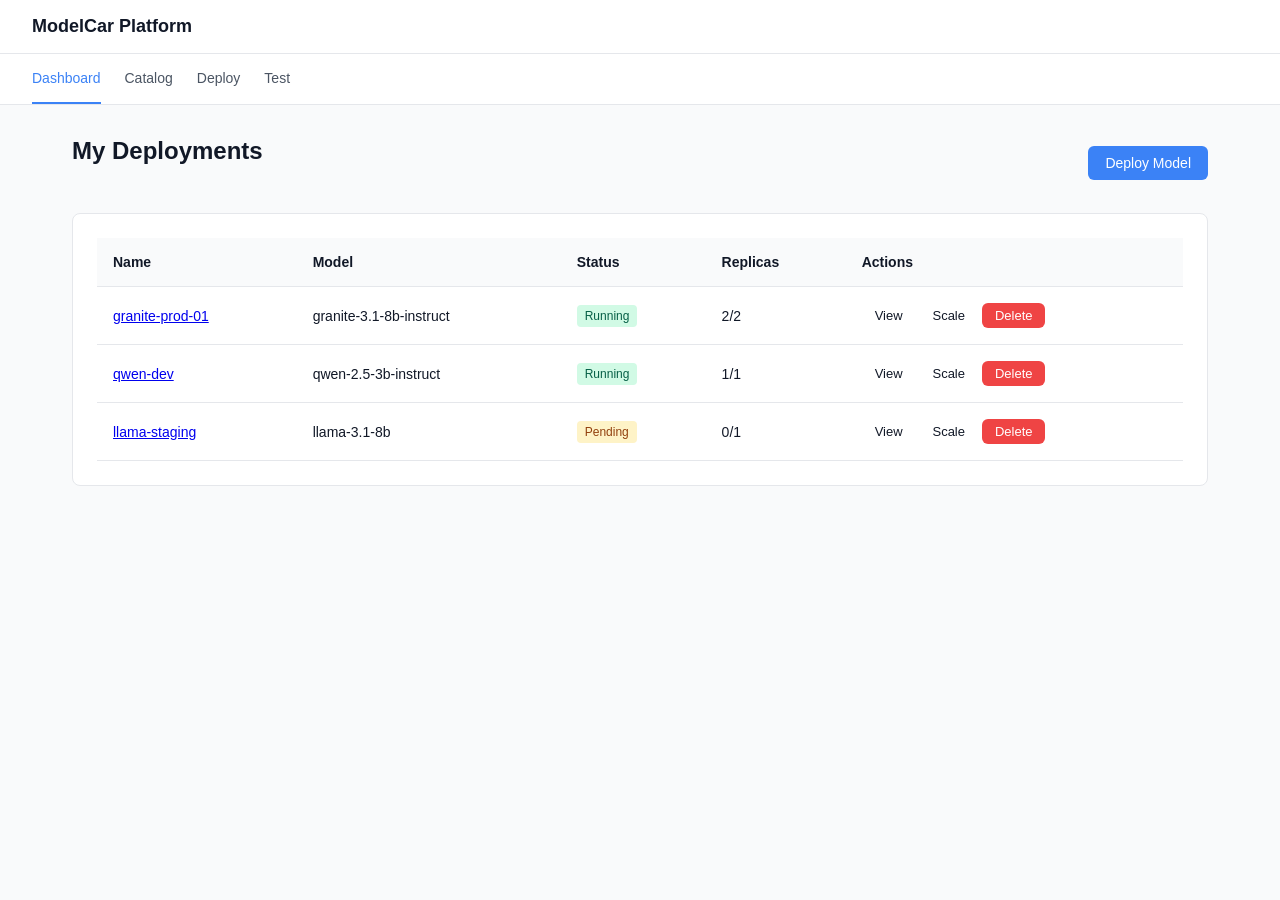
<file: gori-uxd/html2/index.html>
<!DOCTYPE html>
<html lang="en">
<head>
  <meta charset="UTF-8">
  <meta name="viewport" content="width=device-width, initial-scale=1.0">
  <title>ModelCar Platform</title>
  <link rel="stylesheet" href="styles.css">
</head>
<body>
  <header class="header">
    <a href="index.html" class="logo">ModelCar Platform</a>
  </header>

  <nav class="nav">
    <ul class="nav-tabs">
      <li><a href="index.html" class="nav-tab active">Dashboard</a></li>
      <li><a href="catalog.html" class="nav-tab">Catalog</a></li>
      <li><a href="deploy.html" class="nav-tab">Deploy</a></li>
      <li><a href="test.html" class="nav-tab">Test</a></li>
    </ul>
  </nav>

  <main class="main">
    <div class="d-flex justify-between align-center mb-lg">
      <h1>My Deployments</h1>
      <a href="deploy.html" class="btn btn-primary">Deploy Model</a>
    </div>

    <div class="card">
      <table class="table">
        <thead>
          <tr>
            <th>Name</th>
            <th>Model</th>
            <th>Status</th>
            <th>Replicas</th>
            <th>Actions</th>
          </tr>
        </thead>
        <tbody>
          <tr>
            <td><a href="deployment.html">granite-prod-01</a></td>
            <td>granite-3.1-8b-instruct</td>
            <td><span class="badge badge-running">Running</span></td>
            <td>2/2</td>
            <td>
              <a href="deployment.html" class="btn btn-sm">View</a>
              <button class="btn btn-sm" onclick="openScaleModal('granite-prod-01', 2)">Scale</button>
              <button class="btn btn-danger btn-sm">Delete</button>
            </td>
          </tr>
          <tr>
            <td><a href="deployment.html">qwen-dev</a></td>
            <td>qwen-2.5-3b-instruct</td>
            <td><span class="badge badge-running">Running</span></td>
            <td>1/1</td>
            <td>
              <a href="deployment.html" class="btn btn-sm">View</a>
              <button class="btn btn-sm" onclick="openScaleModal('qwen-dev', 1)">Scale</button>
              <button class="btn btn-danger btn-sm">Delete</button>
            </td>
          </tr>
          <tr>
            <td><a href="deployment.html">llama-staging</a></td>
            <td>llama-3.1-8b</td>
            <td><span class="badge badge-pending">Pending</span></td>
            <td>0/1</td>
            <td>
              <a href="deployment.html" class="btn btn-sm">View</a>
              <button class="btn btn-sm" disabled>Scale</button>
              <button class="btn btn-danger btn-sm">Delete</button>
            </td>
          </tr>
        </tbody>
      </table>
    </div>
  </main>

  <!-- Scale Modal -->
  <div id="scaleModal" class="modal-overlay">
    <div class="modal">
      <div class="modal-header">
        <h3 class="modal-title">Scale Deployment</h3>
      </div>
      <div class="modal-body">
        <div class="form-group">
          <label class="form-label">Deployment: <span id="modalDeploymentName"></span></label>
        </div>
        <div class="form-group">
          <label class="form-label">Number of Replicas</label>
          <input type="number" class="form-input" id="replicaCount" min="0" max="10" value="1">
        </div>
      </div>
      <div class="modal-footer">
        <button class="btn" onclick="closeScaleModal()">Cancel</button>
        <button class="btn btn-primary" onclick="scaleDeployment()">Scale</button>
      </div>
    </div>
  </div>

  <script>
    function openScaleModal(name, currentReplicas) {
      document.getElementById('modalDeploymentName').textContent = name;
      document.getElementById('replicaCount').value = currentReplicas;
      document.getElementById('scaleModal').style.display = 'flex';
    }

    function closeScaleModal() {
      document.getElementById('scaleModal').style.display = 'none';
    }

    function scaleDeployment() {
      const replicas = document.getElementById('replicaCount').value;
      alert('Scaled to ' + replicas + ' replicas');
      closeScaleModal();
    }
  </script>
</body>
</html>
</file>
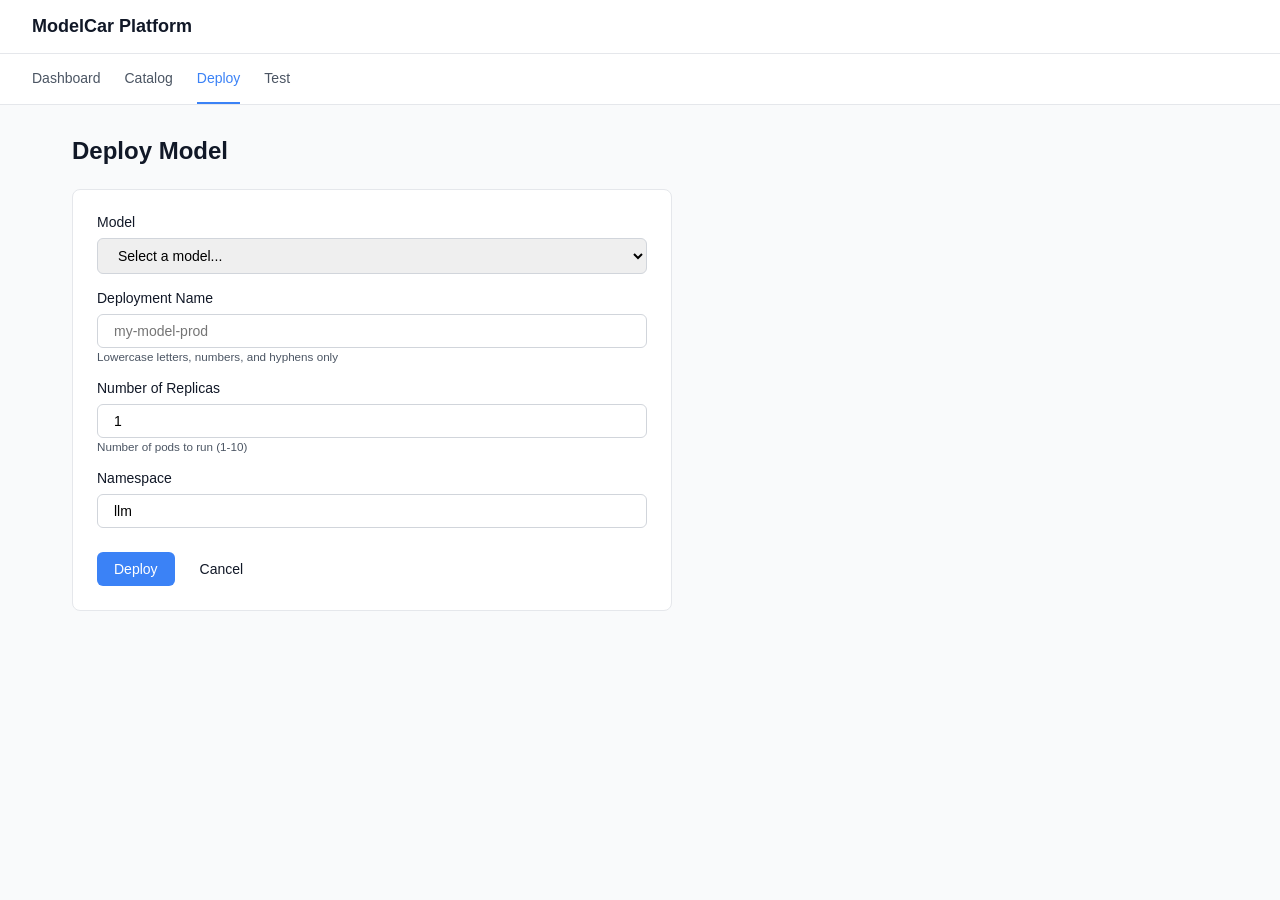
<file: gori-uxd/html2/deploy.html>
<!DOCTYPE html>
<html lang="en">
<head>
  <meta charset="UTF-8">
  <meta name="viewport" content="width=device-width, initial-scale=1.0">
  <title>Deploy Model - ModelCar Platform</title>
  <link rel="stylesheet" href="styles.css">
</head>
<body>
  <header class="header">
    <a href="index.html" class="logo">ModelCar Platform</a>
  </header>

  <nav class="nav">
    <ul class="nav-tabs">
      <li><a href="index.html" class="nav-tab">Dashboard</a></li>
      <li><a href="catalog.html" class="nav-tab">Catalog</a></li>
      <li><a href="deploy.html" class="nav-tab active">Deploy</a></li>
      <li><a href="test.html" class="nav-tab">Test</a></li>
    </ul>
  </nav>

  <main class="main">
    <h1>Deploy Model</h1>

    <div class="card" style="max-width: 600px;">
      <form onsubmit="deployModel(event)">
        <div class="form-group">
          <label class="form-label">Model</label>
          <select class="form-select" required>
            <option value="">Select a model...</option>
            <option value="granite-3.1-8b-instruct">Granite 3.1 8B Instruct</option>
            <option value="qwen-2.5-3b-instruct">Qwen 2.5 3B Instruct</option>
            <option value="llama-3.1-8b">Llama 3.1 8B</option>
            <option value="mistral-7b-instruct">Mistral 7B Instruct</option>
          </select>
        </div>

        <div class="form-group">
          <label class="form-label">Deployment Name</label>
          <input type="text" class="form-input" placeholder="my-model-prod" required pattern="[a-z0-9-]+">
          <small class="text-muted">Lowercase letters, numbers, and hyphens only</small>
        </div>

        <div class="form-group">
          <label class="form-label">Number of Replicas</label>
          <input type="number" class="form-input" min="1" max="10" value="1" required>
          <small class="text-muted">Number of pods to run (1-10)</small>
        </div>

        <div class="form-group">
          <label class="form-label">Namespace</label>
          <input type="text" class="form-input" value="llm" readonly>
        </div>

        <div style="display: flex; gap: var(--spacing-sm); margin-top: var(--spacing-lg);">
          <button type="submit" class="btn btn-primary">Deploy</button>
          <a href="index.html" class="btn">Cancel</a>
        </div>
      </form>
    </div>
  </main>

  <script>
    function deployModel(e) {
      e.preventDefault();
      alert('Deployment created successfully!');
      window.location.href = 'index.html';
    }
  </script>
</body>
</html>
</file>
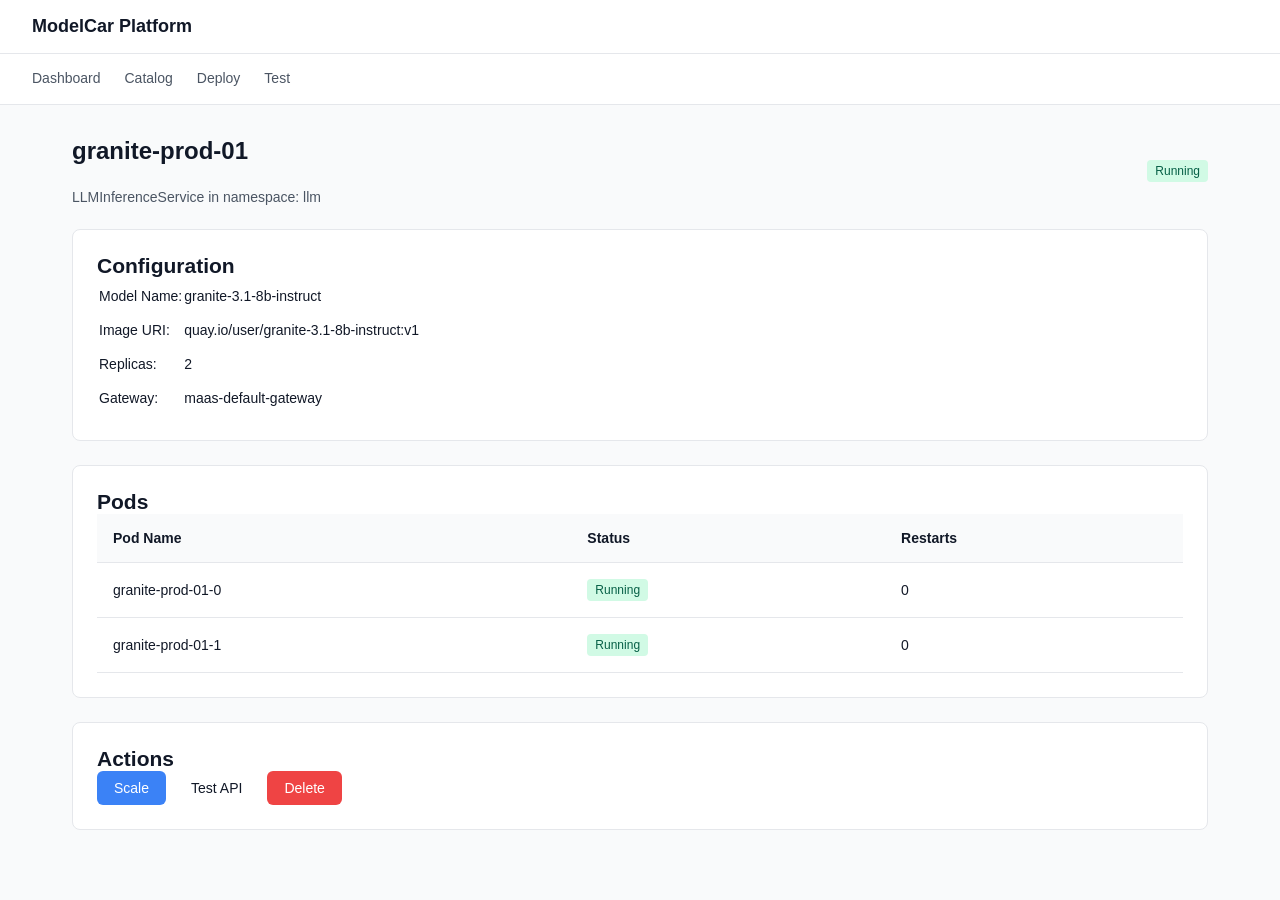
<file: gori-uxd/html2/deployment.html>
<!DOCTYPE html>
<html lang="en">
<head>
  <meta charset="UTF-8">
  <meta name="viewport" content="width=device-width, initial-scale=1.0">
  <title>Deployment Details - ModelCar Platform</title>
  <link rel="stylesheet" href="styles.css">
</head>
<body>
  <header class="header">
    <a href="index.html" class="logo">ModelCar Platform</a>
  </header>

  <nav class="nav">
    <ul class="nav-tabs">
      <li><a href="index.html" class="nav-tab">Dashboard</a></li>
      <li><a href="catalog.html" class="nav-tab">Catalog</a></li>
      <li><a href="deploy.html" class="nav-tab">Deploy</a></li>
      <li><a href="test.html" class="nav-tab">Test</a></li>
    </ul>
  </nav>

  <main class="main">
    <div class="d-flex justify-between align-center mb-lg">
      <div>
        <h1>granite-prod-01</h1>
        <p class="text-muted">LLMInferenceService in namespace: llm</p>
      </div>
      <span class="badge badge-running">Running</span>
    </div>

    <!-- Basic Info -->
    <div class="card">
      <h2>Configuration</h2>
      <table>
        <tr>
          <td style="padding: var(--spacing-sm) 0; font-weight: 500;">Model Name:</td>
          <td style="padding: var(--spacing-sm) 0;">granite-3.1-8b-instruct</td>
        </tr>
        <tr>
          <td style="padding: var(--spacing-sm) 0; font-weight: 500;">Image URI:</td>
          <td style="padding: var(--spacing-sm) 0;">quay.io/user/granite-3.1-8b-instruct:v1</td>
        </tr>
        <tr>
          <td style="padding: var(--spacing-sm) 0; font-weight: 500;">Replicas:</td>
          <td style="padding: var(--spacing-sm) 0;">2</td>
        </tr>
        <tr>
          <td style="padding: var(--spacing-sm) 0; font-weight: 500;">Gateway:</td>
          <td style="padding: var(--spacing-sm) 0;">maas-default-gateway</td>
        </tr>
      </table>
    </div>

    <!-- Pod Status -->
    <div class="card">
      <h2>Pods</h2>
      <table class="table">
        <thead>
          <tr>
            <th>Pod Name</th>
            <th>Status</th>
            <th>Restarts</th>
          </tr>
        </thead>
        <tbody>
          <tr>
            <td>granite-prod-01-0</td>
            <td><span class="badge badge-running">Running</span></td>
            <td>0</td>
          </tr>
          <tr>
            <td>granite-prod-01-1</td>
            <td><span class="badge badge-running">Running</span></td>
            <td>0</td>
          </tr>
        </tbody>
      </table>
    </div>

    <!-- Actions -->
    <div class="card">
      <h2>Actions</h2>
      <div style="display: flex; gap: var(--spacing-sm);">
        <button class="btn btn-primary" onclick="openScaleModal()">Scale</button>
        <a href="test.html" class="btn">Test API</a>
        <button class="btn btn-danger" onclick="confirmDelete()">Delete</button>
      </div>
    </div>
  </main>

  <!-- Scale Modal -->
  <div id="scaleModal" class="modal-overlay">
    <div class="modal">
      <div class="modal-header">
        <h3 class="modal-title">Scale Deployment</h3>
      </div>
      <div class="modal-body">
        <div class="form-group">
          <label class="form-label">Number of Replicas</label>
          <input type="number" class="form-input" id="replicaCount" min="0" max="10" value="2">
        </div>
      </div>
      <div class="modal-footer">
        <button class="btn" onclick="closeScaleModal()">Cancel</button>
        <button class="btn btn-primary" onclick="scaleDeployment()">Scale</button>
      </div>
    </div>
  </div>

  <script>
    function openScaleModal() {
      document.getElementById('scaleModal').style.display = 'flex';
    }

    function closeScaleModal() {
      document.getElementById('scaleModal').style.display = 'none';
    }

    function scaleDeployment() {
      const replicas = document.getElementById('replicaCount').value;
      alert('Scaled to ' + replicas + ' replicas');
      closeScaleModal();
      location.reload();
    }

    function confirmDelete() {
      if (confirm('Are you sure you want to delete this deployment?')) {
        alert('Deployment deleted');
        window.location.href = 'index.html';
      }
    }
  </script>
</body>
</html>
</file>
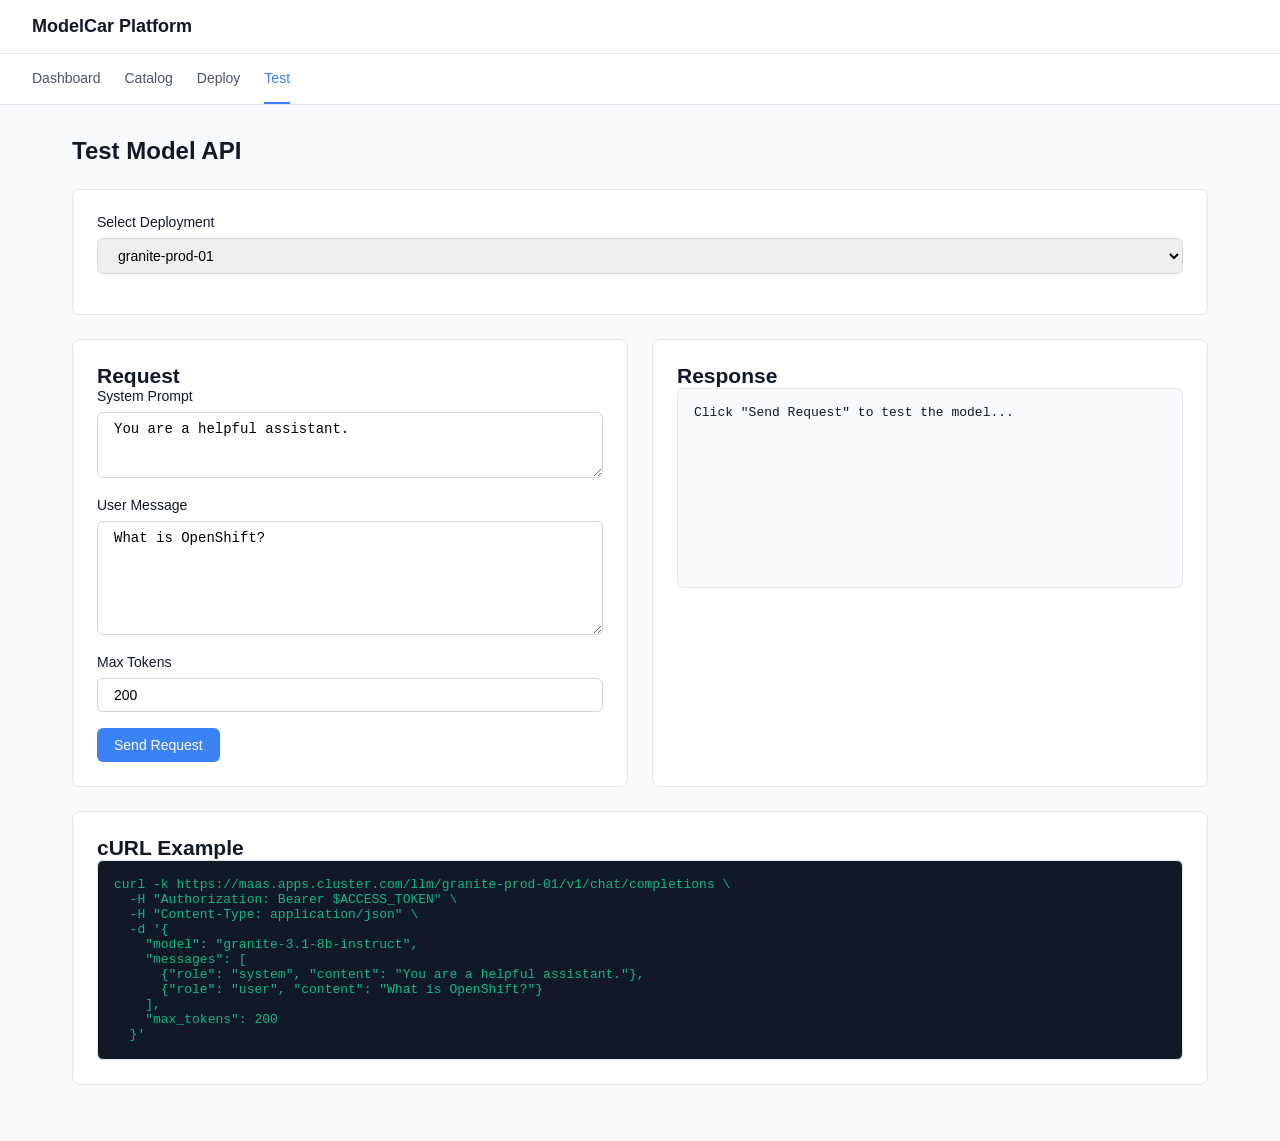
<file: gori-uxd/html2/test.html>
<!DOCTYPE html>
<html lang="en">
<head>
  <meta charset="UTF-8">
  <meta name="viewport" content="width=device-width, initial-scale=1.0">
  <title>Test API - ModelCar Platform</title>
  <link rel="stylesheet" href="styles.css">
  <style>
    .test-container {
      display: grid;
      grid-template-columns: 1fr 1fr;
      gap: var(--spacing-lg);
    }
    .response-area {
      background: var(--color-gray-50);
      border: 1px solid var(--color-gray-200);
      border-radius: 6px;
      padding: var(--spacing-md);
      min-height: 200px;
      font-family: 'Courier New', monospace;
      font-size: 13px;
      white-space: pre-wrap;
    }
  </style>
</head>
<body>
  <header class="header">
    <a href="index.html" class="logo">ModelCar Platform</a>
  </header>

  <nav class="nav">
    <ul class="nav-tabs">
      <li><a href="index.html" class="nav-tab">Dashboard</a></li>
      <li><a href="catalog.html" class="nav-tab">Catalog</a></li>
      <li><a href="deploy.html" class="nav-tab">Deploy</a></li>
      <li><a href="test.html" class="nav-tab active">Test</a></li>
    </ul>
  </nav>

  <main class="main">
    <h1>Test Model API</h1>

    <div class="card mb-lg">
      <div class="form-group">
        <label class="form-label">Select Deployment</label>
        <select class="form-select" id="modelSelect">
          <option>granite-prod-01</option>
          <option>qwen-dev</option>
        </select>
      </div>
    </div>

    <div class="test-container">
      <!-- Request Panel -->
      <div class="card">
        <h2>Request</h2>

        <div class="form-group">
          <label class="form-label">System Prompt</label>
          <textarea class="form-textarea" rows="3" id="systemPrompt">You are a helpful assistant.</textarea>
        </div>

        <div class="form-group">
          <label class="form-label">User Message</label>
          <textarea class="form-textarea" rows="6" id="userMessage">What is OpenShift?</textarea>
        </div>

        <div class="form-group">
          <label class="form-label">Max Tokens</label>
          <input type="number" class="form-input" id="maxTokens" value="200" min="1" max="2000">
        </div>

        <button class="btn btn-primary" onclick="sendRequest()">Send Request</button>
      </div>

      <!-- Response Panel -->
      <div class="card">
        <h2>Response</h2>
        <div class="response-area" id="responseArea">Click "Send Request" to test the model...</div>
      </div>
    </div>

    <!-- cURL Example -->
    <div class="card">
      <h2>cURL Example</h2>
      <div class="response-area" style="background: var(--color-gray-900); color: #10B981;">curl -k https://maas.apps.cluster.com/llm/granite-prod-01/v1/chat/completions \
  -H "Authorization: Bearer $ACCESS_TOKEN" \
  -H "Content-Type: application/json" \
  -d '{
    "model": "granite-3.1-8b-instruct",
    "messages": [
      {"role": "system", "content": "You are a helpful assistant."},
      {"role": "user", "content": "What is OpenShift?"}
    ],
    "max_tokens": 200
  }'</div>
    </div>
  </main>

  <script>
    function sendRequest() {
      const responseArea = document.getElementById('responseArea');
      responseArea.textContent = 'Sending request...';

      // Simulate API call
      setTimeout(() => {
        responseArea.textContent = `{
  "id": "chatcmpl-123",
  "object": "chat.completion",
  "created": ${Math.floor(Date.now() / 1000)},
  "model": "granite-3.1-8b-instruct",
  "choices": [
    {
      "index": 0,
      "message": {
        "role": "assistant",
        "content": "OpenShift is Red Hat's enterprise Kubernetes platform that provides a comprehensive solution for building, deploying, and managing containerized applications. It adds developer and operational tools on top of Kubernetes, making it easier to use in production environments."
      },
      "finish_reason": "stop"
    }
  ],
  "usage": {
    "prompt_tokens": 25,
    "completion_tokens": 48,
    "total_tokens": 73
  }
}`;
      }, 1000);
    }
  </script>
</body>
</html>
</file>
<file: gori-uxd/html2/styles.css>
/* ModelCar Platform - Simplified Design System */

:root {
  --color-primary: #3B82F6;
  --color-success: #10B981;
  --color-danger: #EF4444;
  --color-gray-50: #F9FAFB;
  --color-gray-200: #E5E7EB;
  --color-gray-300: #D1D5DB;
  --color-gray-600: #4B5563;
  --color-gray-900: #111827;
  --color-white: #FFFFFF;

  --spacing-sm: 8px;
  --spacing-md: 16px;
  --spacing-lg: 24px;
  --spacing-xl: 32px;
}

* {
  margin: 0;
  padding: 0;
  box-sizing: border-box;
}

body {
  font-family: -apple-system, BlinkMacSystemFont, "Segoe UI", Roboto, Arial, sans-serif;
  font-size: 14px;
  color: var(--color-gray-900);
  background: var(--color-gray-50);
}

/* Header */
.header {
  background: var(--color-white);
  border-bottom: 1px solid var(--color-gray-200);
  padding: var(--spacing-md) var(--spacing-xl);
}

.logo {
  font-size: 18px;
  font-weight: 600;
  color: var(--color-gray-900);
  text-decoration: none;
}

/* Navigation */
.nav {
  background: var(--color-white);
  border-bottom: 1px solid var(--color-gray-200);
  padding: 0 var(--spacing-xl);
}

.nav-tabs {
  list-style: none;
  display: flex;
  gap: var(--spacing-lg);
}

.nav-tab {
  display: block;
  padding: var(--spacing-md) 0;
  color: var(--color-gray-600);
  text-decoration: none;
  border-bottom: 2px solid transparent;
}

.nav-tab:hover {
  color: var(--color-primary);
}

.nav-tab.active {
  color: var(--color-primary);
  border-bottom-color: var(--color-primary);
}

/* Main Content */
.main {
  max-width: 1200px;
  margin: 0 auto;
  padding: var(--spacing-xl);
}

h1 {
  font-size: 24px;
  margin-bottom: var(--spacing-lg);
}

/* Cards */
.card {
  background: var(--color-white);
  border: 1px solid var(--color-gray-200);
  border-radius: 8px;
  padding: var(--spacing-lg);
  margin-bottom: var(--spacing-lg);
}

/* Buttons */
.btn {
  display: inline-block;
  padding: var(--spacing-sm) var(--spacing-md);
  border: 1px solid transparent;
  border-radius: 6px;
  font-size: 14px;
  text-decoration: none;
  cursor: pointer;
  background: var(--color-white);
  color: var(--color-gray-900);
}

.btn-primary {
  background: var(--color-primary);
  color: white;
}

.btn-danger {
  background: var(--color-danger);
  color: white;
}

.btn-sm {
  padding: 4px 12px;
  font-size: 13px;
}

/* Forms */
.form-group {
  margin-bottom: var(--spacing-md);
}

.form-label {
  display: block;
  font-weight: 500;
  margin-bottom: var(--spacing-sm);
}

.form-input,
.form-select,
.form-textarea {
  width: 100%;
  padding: var(--spacing-sm) var(--spacing-md);
  border: 1px solid var(--color-gray-300);
  border-radius: 6px;
  font-size: 14px;
}

.form-textarea {
  font-family: 'Courier New', monospace;
}

/* Badges */
.badge {
  display: inline-block;
  padding: 4px 8px;
  border-radius: 4px;
  font-size: 12px;
  font-weight: 500;
}

.badge-running {
  background: #D1FAE5;
  color: #065F46;
}

.badge-pending {
  background: #FEF3C7;
  color: #92400E;
}

.badge-failed {
  background: #FEE2E2;
  color: #991B1B;
}

/* Table */
.table {
  width: 100%;
  border-collapse: collapse;
}

.table th,
.table td {
  padding: var(--spacing-md);
  text-align: left;
  border-bottom: 1px solid var(--color-gray-200);
}

.table th {
  font-weight: 600;
  background: var(--color-gray-50);
}

.table tr:hover {
  background: var(--color-gray-50);
}

/* Modal */
.modal-overlay {
  position: fixed;
  top: 0;
  left: 0;
  right: 0;
  bottom: 0;
  background: rgba(0, 0, 0, 0.5);
  display: none;
  align-items: center;
  justify-content: center;
  z-index: 1000;
}

.modal {
  background: white;
  border-radius: 8px;
  max-width: 500px;
  width: 90%;
}

.modal-header {
  padding: var(--spacing-lg);
  border-bottom: 1px solid var(--color-gray-200);
}

.modal-title {
  font-size: 18px;
  font-weight: 600;
}

.modal-body {
  padding: var(--spacing-lg);
}

.modal-footer {
  padding: var(--spacing-lg);
  border-top: 1px solid var(--color-gray-200);
  display: flex;
  justify-content: flex-end;
  gap: var(--spacing-sm);
}

/* Utilities */
.mb-lg { margin-bottom: var(--spacing-lg); }
.d-flex { display: flex; }
.justify-between { justify-content: space-between; }
.align-center { align-items: center; }
.gap-sm { gap: var(--spacing-sm); }
.text-muted { color: var(--color-gray-600); }
</file>
